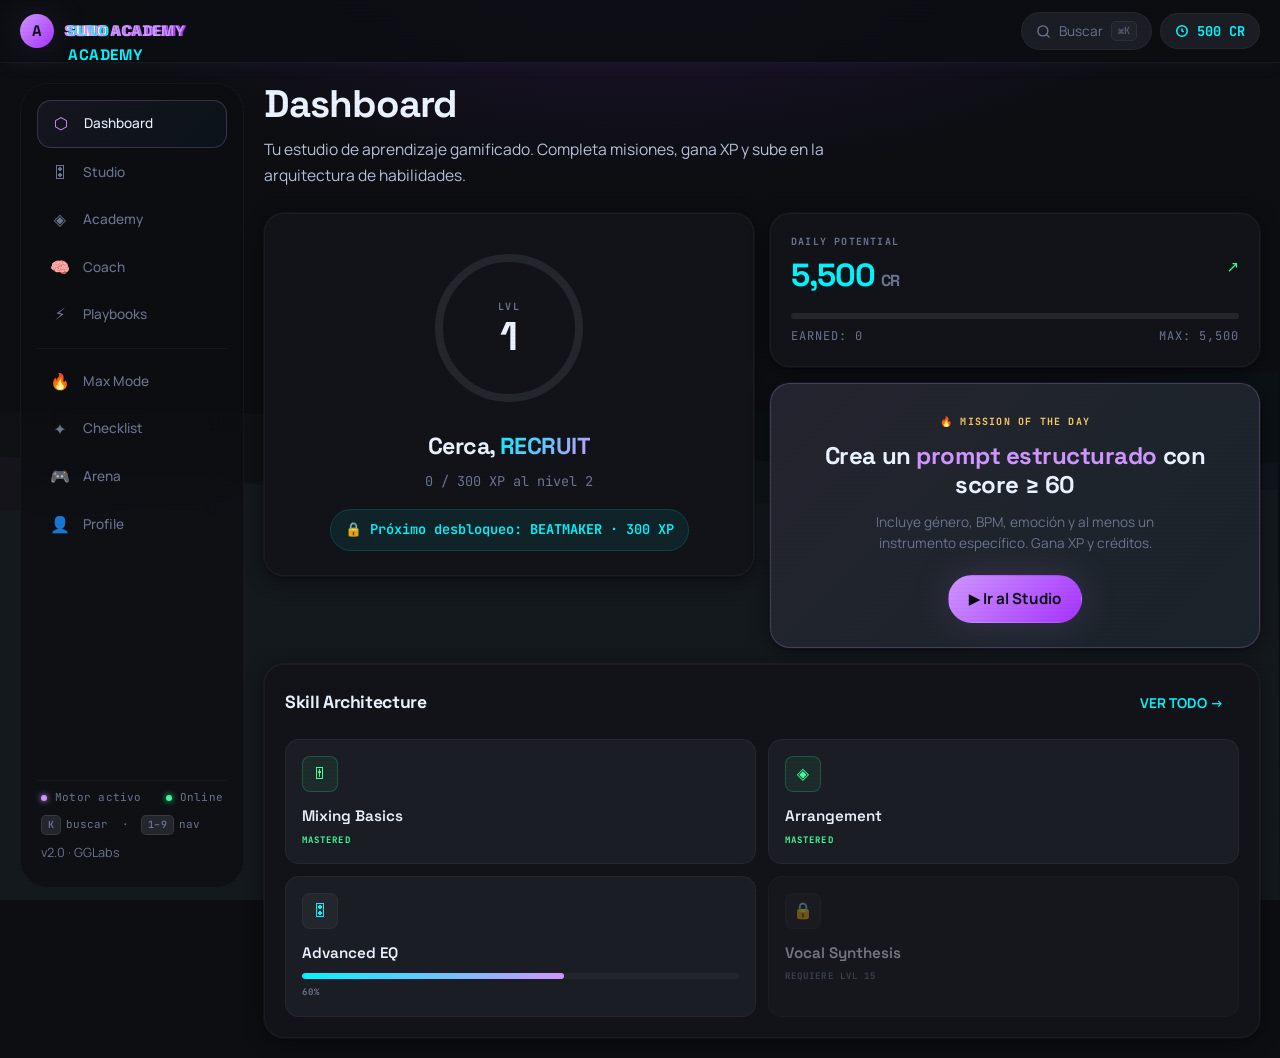
<file: index.html>
<!DOCTYPE html>
<html lang="es">
<head>
<meta charset="UTF-8" />
<meta name="viewport" content="width=device-width, initial-scale=1, viewport-fit=cover" />
<meta name="theme-color" content="#0c0e12" />
<meta name="description" content="SUNO ACADEMY — Aprende, domina y compite usando Suno AI. Motor de prompts, academia de videos con timestamps, coach de diagnóstico, playbooks, Max Mode y gamificación completa. GGLabs." />
<meta property="og:title" content="SUNO ACADEMY" />
<meta property="og:description" content="La academia definitiva para dominar Suno AI — motor de prompts, videos, coach de diagnóstico y gamificación." />
<meta property="og:type" content="website" />
<meta name="robots" content="index, follow" />
<title>SUNO ACADEMY · Kinetic Studio</title>

<link rel="manifest" href="manifest.webmanifest" />
<link rel="preconnect" href="https://fonts.googleapis.com" />
<link rel="preconnect" href="https://fonts.gstatic.com" crossorigin />
<link href="https://fonts.googleapis.com/css2?family=Space+Grotesk:wght@500;600;700&family=Manrope:wght@400;500;600;700&family=JetBrains+Mono:wght@400;500;700&display=swap" rel="stylesheet" />

<link rel="stylesheet" href="assets/css/tokens.css" />
<link rel="stylesheet" href="assets/css/base.css" />
<link rel="stylesheet" href="assets/css/layout.css" />
<link rel="stylesheet" href="assets/css/components.css" />
<link rel="stylesheet" href="assets/css/sections.css" />
</head>
<body>

<a href="#main" class="skip-link">Saltar al contenido</a>

<!-- Star field -->
<div id="stars" aria-hidden="true"></div>

<!-- Background canvas -->
<canvas id="bgc" aria-hidden="true"></canvas>

<!-- Topbar -->
<header class="topbar" role="banner">
  <div class="topbar-inner">
    <button class="menu-btn" id="menuBtn" aria-label="Abrir menú" aria-expanded="false" aria-controls="sidebar">
      <svg viewBox="0 0 24 24" width="22" height="22" fill="none" stroke="currentColor" stroke-width="2" stroke-linecap="round"><path d="M4 7h16M4 12h16M4 17h16"/></svg>
    </button>
    <a class="brand" href="#/dashboard" aria-label="SUNO ACADEMY — Inicio">
      <span class="brand-avatar" aria-hidden="true">A</span>
      <span class="brand-text glitch" data-t="SUNO ACADEMY">SUNO <span class="brand-name">ACADEMY</span></span>
    </a>
    <div class="topbar-right">
      <button class="search-btn" id="searchBtn" aria-label="Buscar (Ctrl+K)">
        <svg viewBox="0 0 24 24" width="15" height="15" fill="none" stroke="currentColor" stroke-width="2.2" stroke-linecap="round"><circle cx="11" cy="11" r="8"/><path d="m21 21-4.35-4.35"/></svg>
        <span class="search-btn-label">Buscar</span>
        <kbd class="search-kbd">⌘K</kbd>
      </button>
      <button class="credit-chip" id="creditChip" aria-label="Créditos disponibles" data-route="profile">
        <svg viewBox="0 0 16 16" width="14" height="14" fill="none" stroke="currentColor" stroke-width="1.8"><circle cx="8" cy="8" r="6"/><path d="M8 5v3l2 1"/></svg>
        <span id="creditValue">500</span> CR
      </button>
    </div>
  </div>
</header>

<!-- Shell: sidebar + main -->
<div class="shell">

  <aside class="sidebar" id="sidebar" aria-label="Navegación principal">
    <nav role="navigation">
      <a href="#/dashboard" class="nav-link" data-route="dashboard" aria-label="Dashboard (tecla 1)">
        <span class="nav-icon" aria-hidden="true">⬡</span>
        <span class="nav-label">Dashboard</span>
        <kbd class="nav-kbd">1</kbd>
      </a>
      <a href="#/studio" class="nav-link" data-route="studio" aria-label="Studio (tecla 2)">
        <span class="nav-icon" aria-hidden="true">🎛</span>
        <span class="nav-label">Studio</span>
        <kbd class="nav-kbd">2</kbd>
      </a>
      <a href="#/academy" class="nav-link" data-route="academy" aria-label="Academy (tecla 3)">
        <span class="nav-icon" aria-hidden="true">◈</span>
        <span class="nav-label">Academy</span>
        <kbd class="nav-kbd">3</kbd>
      </a>
      <a href="#/coach" class="nav-link" data-route="coach" aria-label="Coach (tecla 4)">
        <span class="nav-icon" aria-hidden="true">🧠</span>
        <span class="nav-label">Coach</span>
        <kbd class="nav-kbd">4</kbd>
      </a>
      <a href="#/playbooks" class="nav-link" data-route="playbooks" aria-label="Playbooks (tecla 5)">
        <span class="nav-icon" aria-hidden="true">⚡</span>
        <span class="nav-label">Playbooks</span>
        <kbd class="nav-kbd">5</kbd>
      </a>
      <div class="nav-sep" role="separator"></div>
      <a href="#/maxmode" class="nav-link" data-route="maxmode" aria-label="Max Mode (tecla 6)">
        <span class="nav-icon" aria-hidden="true">🔥</span>
        <span class="nav-label">Max Mode</span>
        <kbd class="nav-kbd">6</kbd>
      </a>
      <a href="#/checklist" class="nav-link" data-route="checklist" aria-label="Checklist (tecla 7)">
        <span class="nav-icon" aria-hidden="true">✦</span>
        <span class="nav-label">Checklist</span>
        <kbd class="nav-kbd">7</kbd>
      </a>
      <a href="#/arena" class="nav-link" data-route="arena" aria-label="Arena (tecla 8)">
        <span class="nav-icon" aria-hidden="true">🎮</span>
        <span class="nav-label">Arena</span>
        <kbd class="nav-kbd">8</kbd>
      </a>
      <a href="#/profile" class="nav-link" data-route="profile" aria-label="Profile (tecla 9)">
        <span class="nav-icon" aria-hidden="true">👤</span>
        <span class="nav-label">Profile</span>
        <kbd class="nav-kbd">9</kbd>
      </a>
    </nav>
    <div class="sidebar-footer">
      <div class="sys-status">
        <span class="sys-dot active"></span>
        <span>Motor activo</span>
        <span class="sys-dot online" style="margin-left:auto"></span>
        <span>Online</span>
      </div>
      <div class="sidebar-shortcuts">
        <kbd>K</kbd> buscar &nbsp;·&nbsp; <kbd>1–9</kbd> nav
      </div>
      <small class="muted">v2.0 · GGLabs</small>
    </div>
  </aside>

  <main id="main" class="main" role="main">

    <section class="view" id="view-dashboard" data-view="dashboard" hidden>
      <div class="loading-placeholder">
        <div class="skel-row">
          <div class="skel-block" style="height:36px;width:200px"></div>
        </div>
        <div class="skel-row" style="margin-top:8px">
          <div class="skel-block" style="height:18px;width:320px"></div>
        </div>
        <div class="skel-grid" style="margin-top:32px">
          <div class="skel-block" style="height:220px"></div>
          <div class="skel-block" style="height:220px"></div>
          <div class="skel-block" style="height:180px;grid-column:span 2"></div>
        </div>
      </div>
    </section>

    <section class="view" id="view-studio" data-view="studio" hidden>
      <div class="loading-placeholder">
        <div class="ring-ph"></div>
        <p class="muted">Inicializando Synthesis Engine…</p>
      </div>
    </section>

    <section class="view" id="view-academy" data-view="academy" hidden>
      <div class="loading-placeholder">
        <div class="skel-row">
          <div class="skel-block" style="height:36px;width:200px"></div>
        </div>
        <div class="skel-grid-3" style="margin-top:32px">
          <div class="skel-block" style="height:240px"></div>
          <div class="skel-block" style="height:240px"></div>
          <div class="skel-block" style="height:240px"></div>
        </div>
      </div>
    </section>

    <section class="view" id="view-coach" data-view="coach" hidden>
      <div class="loading-placeholder">
        <div class="ring-ph"></div>
        <p class="muted">Preparando diagnóstico…</p>
      </div>
    </section>

    <section class="view" id="view-playbooks" data-view="playbooks" hidden>
      <div class="loading-placeholder">
        <div class="ring-ph"></div>
        <p class="muted">Cargando playbooks…</p>
      </div>
    </section>

    <section class="view" id="view-maxmode" data-view="maxmode" hidden>
      <div class="loading-placeholder">
        <div class="ring-ph"></div>
        <p class="muted">Cargando Max Mode…</p>
      </div>
    </section>

    <section class="view" id="view-checklist" data-view="checklist" hidden>
      <div class="loading-placeholder">
        <div class="ring-ph"></div>
        <p class="muted">Cargando checklist…</p>
      </div>
    </section>

    <section class="view" id="view-arena" data-view="arena" hidden>
      <div class="loading-placeholder">
        <div class="ring-ph"></div>
        <p class="muted">Entrando al arena…</p>
      </div>
    </section>

    <section class="view" id="view-profile" data-view="profile" hidden>
      <div class="loading-placeholder">
        <div class="ring-ph"></div>
        <p class="muted">Cargando identidad creativa…</p>
      </div>
    </section>

  </main>

</div>

<!-- Bottom Nav (mobile) -->
<nav class="bottom-nav" aria-label="Navegación móvil">
  <a href="#/dashboard" class="bn-link" data-route="dashboard">
    <span class="bn-icon" aria-hidden="true">⬡</span>
    <span class="bn-label">Home</span>
  </a>
  <a href="#/studio" class="bn-link" data-route="studio">
    <span class="bn-icon" aria-hidden="true">🎛</span>
    <span class="bn-label">Studio</span>
  </a>
  <a href="#/academy" class="bn-link" data-route="academy">
    <span class="bn-icon" aria-hidden="true">◈</span>
    <span class="bn-label">Academy</span>
  </a>
  <a href="#/arena" class="bn-link" data-route="arena">
    <span class="bn-icon" aria-hidden="true">🎮</span>
    <span class="bn-label">Arena</span>
  </a>
  <a href="#/profile" class="bn-link" data-route="profile">
    <span class="bn-icon" aria-hidden="true">👤</span>
    <span class="bn-label">Perfil</span>
  </a>
</nav>

<!-- Toast notifications -->
<div class="toast-stack" id="toastStack" aria-live="polite" aria-atomic="false"></div>

<!-- Command palette / Search overlay -->
<div class="search-overlay" id="searchOverlay" role="dialog" aria-modal="true" aria-label="Búsqueda" hidden>
  <div class="search-backdrop" id="searchBackdrop"></div>
  <div class="search-panel" role="document">
    <div class="search-input-wrap">
      <svg class="search-icon-sm" viewBox="0 0 24 24" width="18" height="18" fill="none" stroke="currentColor" stroke-width="2" stroke-linecap="round"><circle cx="11" cy="11" r="8"/><path d="m21 21-4.35-4.35"/></svg>
      <input
        id="searchInput"
        type="search"
        class="search-input"
        placeholder="Buscar vistas, lecciones, playbooks…"
        autocomplete="off"
        spellcheck="false"
        aria-controls="searchResults"
        aria-autocomplete="list"
      />
      <kbd class="search-esc-kbd">ESC</kbd>
    </div>
    <ul class="search-results" id="searchResults" role="listbox" aria-label="Resultados"></ul>
    <div class="search-footer">
      <span><kbd>↑↓</kbd> navegar</span>
      <span><kbd>↩</kbd> abrir</span>
      <span><kbd>Esc</kbd> cerrar</span>
    </div>
  </div>
</div>

<script type="module" src="assets/js/app.js"></script>
</body>
</html>
</file>
<file: assets/css/tokens.css>
/* ============================================================
   SUNO ACADEMY · Design Tokens
   Sistema "Kinetic Studio" — obsidiana + neón
   ============================================================ */

:root {
  /* ── Base surfaces (obsidiana) ──────────────────────────── */
  --bg:             #0c0e12;
  --surface:        #0c0e12;
  --surface-low:    #111318;
  --surface-mid:    #1a1d23;
  --surface-high:   #23262c;
  --surface-bright: #2a2d33;

  /* ── Acentos neón ──────────────────────────────────────── */
  --primary:        #cf96ff;
  --primary-dim:    #a533ff;
  --primary-glow:   rgba(207, 150, 255, 0.18);
  --secondary:      #00f4fe;
  --secondary-glow: rgba(0, 244, 254, 0.14);
  --tertiary:       #f3ffca;
  --warn:           #f7ca65;
  --danger:         #ff6d83;
  --success:        #3cff99;

  /* ── Texto ──────────────────────────────────────────────── */
  --text:           #eaf2ff;
  --text-2:         #b7c2da;
  --text-3:         #6b7590;

  /* ── Bordes ─────────────────────────────────────────────── */
  --border-subtle:  rgba(255, 255, 255, 0.045);
  --border-default: rgba(255, 255, 255, 0.085);
  --border-accent:  rgba(207, 150, 255, 0.22);
  --border-focus:   rgba(0, 244, 254, 0.6);
  --outline-ghost:  rgba(70, 72, 77, 0.20);

  /* ── Gradientes ─────────────────────────────────────────── */
  --grad-primary:   linear-gradient(135deg, #cf96ff 0%, #a533ff 100%);
  --grad-cool:      linear-gradient(135deg, #00f4fe 0%, #cf96ff 100%);
  --grad-warm:      linear-gradient(135deg, #f3ffca 0%, #f7ca65 100%);
  --grad-danger:    linear-gradient(90deg, #ff6d83, #f7ca65, #3cff99);
  --grad-subtle:    linear-gradient(135deg, rgba(207,150,255,0.06) 0%, rgba(0,244,254,0.03) 100%);
  --grad-hero:      radial-gradient(ellipse 80% 50% at 50% -10%, rgba(147, 51, 234, 0.18) 0%, transparent 60%);

  /* ── Ambient glows ─────────────────────────────────────── */
  --glow-primary:   0 0 40px rgba(207, 150, 255, 0.16);
  --glow-secondary: 0 0 40px rgba(0, 244, 254, 0.12);
  --glow-tertiary:  0 0 40px rgba(243, 255, 202, 0.14);
  --glow-card:      0 8px 40px rgba(0, 0, 0, 0.35);

  /* ── Sombras ────────────────────────────────────────────── */
  --shadow-xs:      0 1px 2px rgba(0,0,0,0.7);
  --shadow-sm:      0 2px 8px rgba(0,0,0,0.5), 0 1px 2px rgba(0,0,0,0.6);
  --shadow-md:      0 4px 20px rgba(0,0,0,0.45), 0 1px 3px rgba(0,0,0,0.55);
  --shadow-card:    0 0 0 1px var(--border-subtle), var(--shadow-md);
  --shadow-lift:    0 0 0 1px var(--border-accent), 0 8px 32px rgba(0,0,0,0.55), 0 0 48px rgba(207,150,255,0.08);
  --shadow-glow-primary:   0 0 40px rgba(207, 150, 255, 0.20);
  --shadow-glow-secondary: 0 0 40px rgba(0, 244, 254, 0.15);

  /* ── Glass ──────────────────────────────────────────────── */
  --glass-bg:       rgba(42, 45, 51, 0.40);
  --glass-blur:     blur(20px);
  --glass-border:   1px solid rgba(255, 255, 255, 0.07);

  /* ── Radii ──────────────────────────────────────────────── */
  --r-xs:   4px;
  --r-sm:   8px;
  --r-md:  14px;
  --r-lg:  20px;
  --r-xl:  28px;
  --r-2xl: 32px;
  --r-full: 999px;

  /* ── Espaciados (escala 4px) ────────────────────────────── */
  --sp-1:   4px;
  --sp-2:   8px;
  --sp-3:  12px;
  --sp-4:  16px;
  --sp-5:  20px;
  --sp-6:  24px;
  --sp-7:  28px;
  --sp-8:  32px;
  --sp-10: 40px;
  --sp-12: 48px;
  --sp-14: 56px;
  --sp-16: 64px;
  --sp-20: 80px;

  /* ── Tipografía ─────────────────────────────────────────── */
  --font-display: 'Space Grotesk', ui-sans-serif, system-ui, sans-serif;
  --font-body:    'Manrope', ui-sans-serif, system-ui, sans-serif;
  --font-mono:    'JetBrains Mono', ui-monospace, SFMono-Regular, Menlo, monospace;

  /* ── Escala tipográfica ─────────────────────────────────── */
  --tx-display-lg: clamp(2.2rem, 5vw, 3.4rem);
  --tx-display-md: clamp(1.7rem, 3.5vw, 2.4rem);
  --tx-headline:   clamp(1.25rem, 2.2vw, 1.65rem);
  --tx-title:      1.05rem;
  --tx-body:       0.95rem;
  --tx-small:      0.85rem;
  --tx-xs:         0.75rem;
  --tx-caption:    0.6875rem;

  /* ── Z-index ────────────────────────────────────────────── */
  --z-topbar:  50;
  --z-nav:     45;
  --z-toast:   90;
  --z-modal:  100;
  --z-overlay: 110;

  /* ── Transiciones ───────────────────────────────────────── */
  --ease-out:    cubic-bezier(0.2, 0.7, 0.2, 1);
  --ease-in:     cubic-bezier(0.8, 0.1, 0.95, 0.3);
  --ease-spring: cubic-bezier(0.34, 1.56, 0.64, 1);
  --dur-fast:    0.16s;
  --dur-med:     0.28s;
  --dur-slow:    0.5s;
  --dur-xslow:   0.7s;
}

/* Accesibilidad: reduce motion */
@media (prefers-reduced-motion: reduce) {
  :root {
    --dur-fast:  0.01s;
    --dur-med:   0.01s;
    --dur-slow:  0.01s;
    --dur-xslow: 0.01s;
    --ease-spring: linear;
  }
}
</file>
<file: assets/css/base.css>
/* ============================================================
   SUNO ACADEMY · Base styles
   Reset, tipografía, fondos, scrollbar, utilidades
   ============================================================ */

*, *::before, *::after { box-sizing: border-box; }

html, body { margin: 0; padding: 0; }

html {
  scroll-behavior: smooth;
  -webkit-text-size-adjust: 100%;
  text-size-adjust: 100%;
}

body {
  font-family: var(--font-body);
  font-size: var(--tx-body);
  line-height: 1.6;
  color: var(--text);
  background: var(--bg);
  min-height: 100dvh;
  overflow-x: hidden;
  -webkit-font-smoothing: antialiased;
  -moz-osx-font-smoothing: grayscale;
  background-image: var(--grad-hero);
  background-attachment: fixed;
}

/* Background canvas */
#bgc {
  position: fixed;
  inset: 0;
  z-index: 0;
  pointer-events: none;
  opacity: 0.7;
}

/* Skip link (accesibilidad) */
.skip-link {
  position: absolute;
  top: -100px;
  left: var(--sp-4);
  z-index: 200;
  padding: var(--sp-3) var(--sp-5);
  background: var(--secondary);
  color: #0c0e12;
  font-weight: 700;
  border-radius: var(--r-md);
  transition: top var(--dur-fast);
}
.skip-link:focus { top: var(--sp-4); }

/* Tipografía */
h1, h2, h3, h4 {
  font-family: var(--font-display);
  font-weight: 700;
  letter-spacing: -0.025em;
  margin: 0 0 var(--sp-3);
  color: var(--text);
  line-height: 1.1;
}

h1 { font-size: var(--tx-display-md); }
h2 { font-size: var(--tx-headline); }
h3 { font-size: var(--tx-title); }
h4 { font-size: var(--tx-body); font-weight: 600; }

p { margin: 0 0 var(--sp-3); color: var(--text-2); }

a {
  color: var(--primary);
  text-decoration: none;
  transition: color var(--dur-fast) var(--ease-out);
}
a:hover { color: var(--secondary); }

button {
  font-family: inherit;
  font-size: inherit;
  color: inherit;
  background: none;
  border: none;
  cursor: pointer;
  padding: 0;
}

/* Focus visible — ring cian consistente */
:focus-visible {
  outline: 2px solid var(--border-focus);
  outline-offset: 3px;
  border-radius: var(--r-sm);
}

img, svg { display: block; max-width: 100%; }

/* ── Scrollbar premium ──────────────────────────────────────── */
* {
  scrollbar-width: thin;
  scrollbar-color: var(--surface-high) transparent;
}
*::-webkit-scrollbar { width: 6px; height: 6px; }
*::-webkit-scrollbar-track { background: transparent; }
*::-webkit-scrollbar-thumb {
  background: var(--surface-high);
  border-radius: var(--r-full);
}
*::-webkit-scrollbar-thumb:hover { background: var(--surface-bright); }

/* Selección */
::selection {
  background: var(--primary-dim);
  color: var(--text);
}

/* ── Helpers / utilidades ──────────────────────────────────── */
.muted      { color: var(--text-3); }
.mono       { font-family: var(--font-mono); }
.grad-text  {
  background: var(--grad-cool);
  -webkit-background-clip: text;
          background-clip: text;
  -webkit-text-fill-color: transparent;
  color: transparent;
}
.truncate   { overflow: hidden; text-overflow: ellipsis; white-space: nowrap; }
.sr-only    { position: absolute; width: 1px; height: 1px; padding: 0; margin: -1px; overflow: hidden; clip: rect(0,0,0,0); border: 0; }
[hidden]    { display: none !important; }

/* ── kbd element ────────────────────────────────────────────── */
kbd {
  display: inline-flex;
  align-items: center;
  justify-content: center;
  padding: 2px 6px;
  border-radius: 5px;
  background: var(--surface-high);
  border: 1px solid var(--border-default);
  color: var(--text-3);
  font-family: var(--font-mono);
  font-size: 10px;
  font-weight: 600;
  line-height: 1.4;
  letter-spacing: 0.02em;
  min-width: 20px;
  text-align: center;
}

/* ── Loading placeholder ───────────────────────────────────── */
.loading-placeholder {
  display: flex;
  flex-direction: column;
  align-items: flex-start;
  justify-content: flex-start;
  padding: var(--sp-6) 0;
  width: 100%;
}

.ring-ph {
  width: 40px;
  height: 40px;
  border-radius: 50%;
  border: 2px solid var(--surface-high);
  border-top-color: var(--primary);
  animation: ringSpin 0.8s linear infinite;
  margin: 0 auto var(--sp-4);
}

@keyframes ringSpin { to { transform: rotate(360deg); } }

/* ── Skeleton loading ──────────────────────────────────────── */
@keyframes skelShimmer {
  0%   { background-position: -200% center; }
  100% { background-position: 200% center; }
}

.skel-block {
  border-radius: var(--r-md);
  background: linear-gradient(
    90deg,
    var(--surface-mid) 0%,
    var(--surface-high) 40%,
    var(--surface-mid) 80%
  );
  background-size: 200% 100%;
  animation: skelShimmer 1.6s ease-in-out infinite;
  width: 100%;
}

.skel-row {
  width: 100%;
  display: flex;
  gap: var(--sp-3);
  margin-bottom: var(--sp-2);
}

.skel-grid {
  display: grid;
  grid-template-columns: 1fr 1fr;
  gap: var(--sp-4);
  width: 100%;
}

.skel-grid-3 {
  display: grid;
  grid-template-columns: repeat(3, 1fr);
  gap: var(--sp-4);
  width: 100%;
}

@media (max-width: 640px) {
  .skel-grid, .skel-grid-3 { grid-template-columns: 1fr; }
}

/* ── Mono block ─────────────────────────────────────────────── */
.mono-block {
  font-family: var(--font-mono);
  font-size: 12.5px;
  line-height: 1.65;
  background: var(--surface);
  color: var(--tertiary);
  padding: var(--sp-4);
  border-radius: var(--r-md);
  border: 1px solid var(--border-subtle);
  white-space: pre-wrap;
  word-break: break-word;
  min-height: 60px;
}

/* ── Scanlines overlay ──────────────────────────────────────── */
body::after {
  content: '';
  position: fixed;
  inset: 0;
  background: repeating-linear-gradient(
    0deg,
    transparent,
    transparent 3px,
    rgba(0, 0, 0, 0.025) 3px,
    rgba(0, 0, 0, 0.025) 4px
  );
  pointer-events: none;
  z-index: 9997;
}

/* ── Star field ─────────────────────────────────────────────── */
#stars {
  position: fixed;
  inset: 0;
  z-index: 1;
  pointer-events: none;
  overflow: hidden;
}

.star {
  position: absolute;
  border-radius: 50%;
  background: #fff;
  animation: twinkle var(--tw-dur, 3s) var(--tw-delay, 0s) ease-in-out infinite alternate;
  opacity: 0;
}

@keyframes twinkle {
  0%   { opacity: 0;    transform: scale(0.7); }
  100% { opacity: 0.85; transform: scale(1.3); }
}

/* ── Glitch text effect ─────────────────────────────────────── */
.glitch {
  position: relative;
  display: inline-block;
}

.glitch::before,
.glitch::after {
  content: attr(data-t);
  position: absolute;
  inset: 0;
  pointer-events: none;
  font: inherit;
  font-weight: inherit;
  letter-spacing: inherit;
  text-transform: inherit;
  background: inherit;
  -webkit-background-clip: inherit;
  background-clip: inherit;
  -webkit-text-fill-color: inherit;
}

.glitch::before {
  color: var(--secondary);
  -webkit-text-fill-color: var(--secondary);
  background: none;
  animation: g1 6s ease-in-out infinite;
  left: 2px;
}

.glitch::after {
  color: var(--primary);
  -webkit-text-fill-color: var(--primary);
  background: none;
  animation: g2 6s ease-in-out infinite;
  left: -2px;
}

@keyframes g1 {
  0%, 88%  { clip-path: none; opacity: 0; transform: translateX(0); }
  89%, 91% { clip-path: inset(20% 0 68% 0); opacity: 0.9; transform: translateX(3px); }
  92%, 94% { clip-path: inset(60% 0 10% 0); opacity: 0.8; transform: translateX(-3px); }
  95%, 100%{ clip-path: none; opacity: 0; transform: translateX(0); }
}

@keyframes g2 {
  0%, 90%  { clip-path: none; opacity: 0; transform: translateX(0); }
  91%, 93% { clip-path: inset(42% 0 38% 0); opacity: 0.75; transform: translateX(-2px); }
  94%, 96% { clip-path: inset(8% 0 78% 0); opacity: 0.7; transform: translateX(2px); }
  97%, 100%{ clip-path: none; opacity: 0; transform: translateX(0); }
}

/* ── Float animation ────────────────────────────────────────── */
@keyframes float {
  0%, 100% { transform: translateY(0); }
  50%      { transform: translateY(-7px); }
}
.float { animation: float 4s ease-in-out infinite; }

/* ── Flicker animation ──────────────────────────────────────── */
@keyframes flicker {
  0%, 93%, 100% { opacity: 1; }
  94%, 96%      { opacity: 0.82; }
  95%, 97%      { opacity: 0.96; }
}
.flicker { animation: flicker 9s ease-in-out infinite; }

/* ── Rotating conic-gradient border ────────────────────────── */
@property --rot-a {
  syntax: '<angle>';
  initial-value: 0deg;
  inherits: false;
}

.rot-border {
  background:
    linear-gradient(var(--surface-low), var(--surface-low)) padding-box,
    conic-gradient(from var(--rot-a), var(--primary), var(--secondary), var(--tertiary), var(--primary)) border-box;
  border: 2px solid transparent;
  animation: rotBorder 4s linear infinite;
}

@keyframes rotBorder { to { --rot-a: 360deg; } }

/* ── Cyber card (.cc) — glass + top gradient highlight ─────── */
.cc {
  background: var(--glass-bg);
  backdrop-filter: var(--glass-blur);
  -webkit-backdrop-filter: var(--glass-blur);
  border-radius: var(--r-lg);
  border: 1px solid var(--border-subtle);
  position: relative;
  overflow: hidden;
  transition: transform var(--dur-fast) var(--ease-out),
              box-shadow var(--dur-fast) var(--ease-out),
              border-color var(--dur-fast) var(--ease-out);
}

.cc::before {
  content: '';
  position: absolute;
  top: 0;
  left: 10%;
  right: 10%;
  height: 1px;
  background: linear-gradient(90deg, transparent, var(--primary), transparent);
  opacity: 0.55;
  pointer-events: none;
}

.cc:hover {
  transform: translateY(-2px);
  border-color: var(--border-accent);
  box-shadow: var(--shadow-lift);
}

/* ── 3D tilt cards ──────────────────────────────────────────── */
.t3d {
  transform-style: preserve-3d;
  will-change: transform;
}

/* EOF */
</file>
<file: assets/css/layout.css>
/* ============================================================
   SUNO ACADEMY · Layout
   Shell: topbar, sidebar, main, bottom-nav
   ============================================================ */

/* ── Topbar ──────────────────────────────────────────────── */
.topbar {
  position: sticky;
  top: 0;
  z-index: var(--z-topbar);
  background: rgba(12, 14, 18, 0.82);
  backdrop-filter: var(--glass-blur);
  -webkit-backdrop-filter: var(--glass-blur);
  border-bottom: 1px solid rgba(207, 150, 255, 0.07);
  box-shadow: 0 0 20px rgba(207, 150, 255, 0.06);
}

.topbar-inner {
  max-width: 1440px;
  margin: 0 auto;
  padding: var(--sp-3) var(--sp-5);
  display: flex;
  align-items: center;
  gap: var(--sp-4);
}

.menu-btn {
  display: none;
  width: 38px;
  height: 38px;
  align-items: center;
  justify-content: center;
  border-radius: var(--r-md);
  border: 1px solid var(--border-subtle);
  background: var(--surface-mid);
  color: var(--text-2);
  transition: all var(--dur-fast) var(--ease-out);
  flex-shrink: 0;
}
.menu-btn:hover {
  color: var(--text);
  background: var(--surface-high);
  border-color: var(--border-default);
}

.brand {
  display: flex;
  align-items: center;
  gap: var(--sp-3);
  font-family: var(--font-display);
  font-weight: 700;
  letter-spacing: 0.04em;
  font-size: 0.95rem;
  color: var(--text);
  text-transform: uppercase;
  text-decoration: none;
  transition: opacity var(--dur-fast) var(--ease-out);
}
.brand:hover { opacity: 0.85; color: var(--text); }

.brand-avatar {
  width: 34px;
  height: 34px;
  border-radius: 50%;
  background: var(--grad-primary);
  display: flex;
  align-items: center;
  justify-content: center;
  font-family: var(--font-display);
  font-weight: 700;
  color: #0c0e12;
  font-size: 0.95rem;
  box-shadow: var(--glow-primary);
  flex-shrink: 0;
}
.brand-text { color: var(--text); }
.brand-accent { color: var(--primary); }

.topbar-right {
  margin-left: auto;
  display: flex;
  align-items: center;
  gap: var(--sp-2);
}

.credit-chip {
  display: inline-flex;
  align-items: center;
  gap: var(--sp-2);
  padding: 8px 14px;
  border-radius: var(--r-full);
  background: var(--surface-mid);
  border: 1px solid var(--border-subtle);
  color: var(--secondary);
  font-family: var(--font-mono);
  font-weight: 700;
  font-size: var(--tx-small);
  cursor: pointer;
  transition: all var(--dur-fast) var(--ease-out);
}
.credit-chip:hover {
  background: var(--surface-high);
  border-color: rgba(0, 244, 254, 0.22);
  box-shadow: var(--glow-secondary);
}

/* ── Shell ───────────────────────────────────────────────── */
.shell {
  max-width: 1440px;
  margin: 0 auto;
  display: grid;
  grid-template-columns: 224px 1fr;
  gap: var(--sp-5);
  padding: var(--sp-5);
  position: relative;
  z-index: 2;
}

/* ── Sidebar ─────────────────────────────────────────────── */
.sidebar {
  position: sticky;
  top: 65px;
  height: calc(100dvh - 95px);
  background: rgba(12, 14, 18, 0.75);
  backdrop-filter: var(--glass-blur);
  -webkit-backdrop-filter: var(--glass-blur);
  border: 1px solid rgba(207, 150, 255, 0.05);
  border-radius: var(--r-xl);
  padding: var(--sp-4);
  display: flex;
  flex-direction: column;
  gap: var(--sp-3);
  overflow: hidden;
}

.sidebar nav {
  display: flex;
  flex-direction: column;
  gap: 2px;
  flex: 1;
  overflow-y: auto;
  scrollbar-width: none;
}
.sidebar nav::-webkit-scrollbar { display: none; }

.nav-link {
  display: flex;
  align-items: center;
  gap: var(--sp-3);
  padding: 10px 12px;
  border-radius: var(--r-md);
  color: var(--text-3);
  font-weight: 500;
  font-size: var(--tx-small);
  text-decoration: none;
  transition: all var(--dur-fast) var(--ease-out);
  position: relative;
  overflow: hidden;
}
.nav-link:hover {
  background: var(--surface-mid);
  color: var(--text-2);
}
.nav-link.active {
  background: var(--grad-subtle);
  color: var(--text);
  border: 1px solid var(--border-accent);
}
.nav-link.active .nav-icon { color: var(--primary); }

.nav-label { flex: 1; }

.nav-icon {
  width: 22px;
  display: inline-flex;
  align-items: center;
  justify-content: center;
  font-size: 1rem;
  color: var(--text-3);
  transition: color var(--dur-fast) var(--ease-out);
  flex-shrink: 0;
}

.nav-kbd {
  opacity: 0;
  transition: opacity var(--dur-fast);
  font-size: 9px;
  padding: 1px 5px;
}
.nav-link:hover .nav-kbd { opacity: 1; }

.nav-sep {
  height: 1px;
  margin: var(--sp-2) 0;
  background: var(--border-subtle);
}

.sidebar-footer {
  padding: var(--sp-2) var(--sp-1);
  display: flex;
  flex-direction: column;
  gap: var(--sp-2);
  border-top: 1px solid var(--border-subtle);
}

.sidebar-shortcuts {
  display: flex;
  align-items: center;
  gap: 5px;
  font-size: var(--tx-caption);
  color: var(--text-3);
  font-family: var(--font-mono);
  flex-wrap: wrap;
}

/* ── Main ────────────────────────────────────────────────── */
.main {
  min-height: calc(100dvh - 80px);
}

/* ── View transitions ────────────────────────────────────── */
.view {
  display: block;
  animation: viewEnter var(--dur-med) var(--ease-out) both;
}
.view[hidden] { display: none !important; }

@keyframes viewEnter {
  from { opacity: 0; transform: translateY(8px); }
  to   { opacity: 1; transform: translateY(0); }
}

/* ── Bottom Nav (mobile) ─────────────────────────────────── */
.bottom-nav {
  display: none;
  position: fixed;
  left: 0;
  right: 0;
  bottom: 0;
  z-index: var(--z-nav);
  background: rgba(12, 14, 18, 0.90);
  backdrop-filter: var(--glass-blur);
  -webkit-backdrop-filter: var(--glass-blur);
  border-top: 1px solid var(--border-subtle);
  padding: var(--sp-1) var(--sp-2) calc(var(--sp-1) + env(safe-area-inset-bottom));
  justify-content: space-around;
  gap: var(--sp-1);
}

.bn-link {
  flex: 1;
  display: flex;
  flex-direction: column;
  align-items: center;
  gap: 3px;
  padding: var(--sp-2) 4px;
  color: var(--text-3);
  border-radius: var(--r-md);
  text-decoration: none;
  transition: all var(--dur-fast) var(--ease-out);
  min-width: 0;
}
.bn-link:hover { color: var(--text-2); }
.bn-link.active { color: var(--secondary); }
.bn-link.active .bn-icon {
  filter: drop-shadow(0 0 8px rgba(0, 244, 254, 0.6));
}

.bn-icon { font-size: 1.15rem; }
.bn-label {
  font-family: var(--font-mono);
  font-size: 9px;
  font-weight: 700;
  letter-spacing: 0.08em;
  text-transform: uppercase;
}

/* ── Responsive ──────────────────────────────────────────── */
@media (max-width: 1024px) {
  .shell {
    grid-template-columns: 200px 1fr;
    gap: var(--sp-4);
  }
}

@media (max-width: 860px) {
  .menu-btn { display: inline-flex; }
  .shell {
    grid-template-columns: 1fr;
    padding: var(--sp-3);
    padding-bottom: calc(var(--sp-12) + 68px);
  }
  .sidebar {
    position: fixed;
    left: var(--sp-3);
    top: 68px;
    bottom: 80px;
    width: 260px;
    height: auto;
    z-index: var(--z-modal);
    display: none;
    border-radius: var(--r-xl);
    box-shadow: var(--shadow-md), 4px 0 40px rgba(0,0,0,0.4);
    animation: sidebarSlide var(--dur-med) var(--ease-out);
  }
  .sidebar.open { display: flex; }
  .bottom-nav { display: flex; }
  .topbar-inner { padding: var(--sp-2) var(--sp-4); }
  .brand-text { display: none; }
  .brand-accent { display: none; }
}

@keyframes sidebarSlide {
  from { opacity: 0; transform: translateX(-12px); }
  to   { opacity: 1; transform: translateX(0); }
}

@media (max-width: 480px) {
  .credit-chip { padding: 7px 10px; font-size: var(--tx-xs); }
  .topbar-inner { gap: var(--sp-2); }
}

/* ── System status (sidebar footer) ─────────────────────────── */
.sys-status {
  display: flex;
  align-items: center;
  gap: var(--sp-2);
  font-size: var(--tx-caption);
  color: var(--text-3);
  font-family: var(--font-mono);
  letter-spacing: 0.02em;
}

.sys-dot {
  width: 6px;
  height: 6px;
  border-radius: 50%;
  flex-shrink: 0;
}

.sys-dot.online {
  background: var(--success);
  box-shadow: 0 0 6px var(--success);
  animation: sysPulse 2s ease-in-out infinite;
}

.sys-dot.active {
  background: var(--primary);
  box-shadow: 0 0 6px var(--primary);
  animation: sysPulse 2s ease-in-out infinite 0.6s;
}

@keyframes sysPulse {
  0%, 100% { opacity: 1;    transform: scale(1);    }
  50%      { opacity: 0.35; transform: scale(0.85); }
}

/* ── Brand gradient text ─────────────────────────────────────── */
.brand-name {
  background: var(--grad-primary);
  -webkit-background-clip: text;
  background-clip: text;
  -webkit-text-fill-color: transparent;
  position: relative;
}

/* EOF */
</file>
<file: assets/css/components.css>
/* ============================================================
   SUNO ACADEMY · Components
   Cards, buttons, chips, bars, toasts, ring, search overlay
   ============================================================ */

/* ── Cards ───────────────────────────────────────────────── */
.card {
  background: var(--surface-low);
  border-radius: var(--r-lg);
  padding: var(--sp-5);
  position: relative;
  border: 1px solid var(--border-subtle);
  box-shadow: var(--shadow-card);
  transition: transform var(--dur-fast) var(--ease-out),
              box-shadow var(--dur-fast) var(--ease-out),
              border-color var(--dur-fast) var(--ease-out);
}
.card:hover {
  transform: translateY(-2px);
  box-shadow: var(--shadow-lift);
  border-color: var(--border-accent);
}

.card.elevated {
  background: var(--surface-mid);
  border-color: var(--border-default);
}

.card.glass {
  background: var(--glass-bg);
  backdrop-filter: var(--glass-blur);
  -webkit-backdrop-filter: var(--glass-blur);
  border: var(--glass-border);
}

.card.no-hover:hover {
  transform: none;
  box-shadow: var(--shadow-card);
  border-color: var(--border-subtle);
}

.card-title {
  font-family: var(--font-display);
  font-weight: 700;
  font-size: 1.1rem;
  margin-bottom: var(--sp-2);
  letter-spacing: -0.02em;
}
.card-sub {
  color: var(--text-3);
  font-size: var(--tx-small);
  margin-bottom: var(--sp-4);
}

/* ── Eyebrow label ───────────────────────────────────────── */
.eyebrow {
  display: inline-flex;
  align-items: center;
  gap: var(--sp-2);
  padding: 5px 11px;
  border-radius: var(--r-full);
  background: rgba(207, 150, 255, 0.10);
  border: 1px solid rgba(207, 150, 255, 0.15);
  color: var(--primary);
  font-family: var(--font-mono);
  font-weight: 700;
  font-size: 10px;
  letter-spacing: 0.12em;
  text-transform: uppercase;
}
.eyebrow.teal {
  background: rgba(0, 244, 254, 0.10);
  border-color: rgba(0, 244, 254, 0.15);
  color: var(--secondary);
}
.eyebrow.gold {
  background: rgba(247, 202, 101, 0.10);
  border-color: rgba(247, 202, 101, 0.15);
  color: var(--warn);
}
.eyebrow.green {
  background: rgba(60, 255, 153, 0.10);
  border-color: rgba(60, 255, 153, 0.15);
  color: var(--success);
}

/* ── Botones ─────────────────────────────────────────────── */
.btn {
  display: inline-flex;
  align-items: center;
  justify-content: center;
  gap: var(--sp-2);
  padding: 11px 20px;
  border-radius: var(--r-full);
  font-family: var(--font-body);
  font-weight: 700;
  font-size: var(--tx-body);
  cursor: pointer;
  transition: all var(--dur-fast) var(--ease-out);
  white-space: nowrap;
  position: relative;
  border: 1px solid transparent;
  user-select: none;
}

/* Primary */
.btn-primary {
  background: var(--grad-primary);
  color: #0c0e12;
  box-shadow: var(--glow-primary);
}
.btn-primary:hover {
  transform: translateY(-1px) scale(1.01);
  box-shadow: 0 0 50px rgba(207, 150, 255, 0.32);
}
.btn-primary:active {
  transform: translateY(0) scale(0.99);
  box-shadow: var(--glow-primary);
}

/* Secondary */
.btn-secondary {
  background: rgba(0, 244, 254, 0.10);
  border-color: rgba(0, 244, 254, 0.18);
  color: var(--secondary);
  border-radius: var(--r-md);
}
.btn-secondary:hover {
  background: rgba(0, 244, 254, 0.16);
  border-color: rgba(0, 244, 254, 0.28);
  transform: translateY(-1px);
}
.btn-secondary:active { transform: translateY(0); }

/* Ghost */
.btn-ghost {
  background: var(--surface-mid);
  border-color: var(--border-default);
  color: var(--text);
}
.btn-ghost:hover {
  background: var(--surface-high);
  border-color: var(--border-default);
  transform: translateY(-1px);
}
.btn-ghost:active { transform: translateY(0); }

/* Tertiary */
.btn-tertiary {
  background: transparent;
  color: var(--secondary);
  padding: 10px 14px;
  font-size: var(--tx-small);
}
.btn-tertiary:hover {
  background: rgba(0, 244, 254, 0.07);
  color: var(--secondary);
}

/* Danger */
.btn-danger {
  background: rgba(255, 109, 131, 0.10);
  border-color: rgba(255, 109, 131, 0.18);
  color: var(--danger);
}
.btn-danger:hover {
  background: rgba(255, 109, 131, 0.18);
  transform: translateY(-1px);
}
.btn-danger:active { transform: translateY(0); }

/* Sizes */
.btn-sm {
  padding: 7px 14px;
  font-size: var(--tx-small);
}
.btn-lg {
  padding: 14px 28px;
  font-size: 1rem;
}

/* States */
.btn:disabled,
.btn[aria-disabled="true"] {
  opacity: 0.38;
  cursor: not-allowed;
  pointer-events: none;
}
.btn.loading {
  cursor: wait;
  pointer-events: none;
  color: transparent;
}
.btn.loading::after {
  content: '';
  position: absolute;
  width: 16px;
  height: 16px;
  border-radius: 50%;
  border: 2px solid rgba(255,255,255,0.3);
  border-top-color: currentColor;
  animation: ringSpin 0.7s linear infinite;
  color: #0c0e12;
}
@keyframes ringSpin { to { transform: rotate(360deg); } }

/* ── Chips ───────────────────────────────────────────────── */
.chip {
  display: inline-flex;
  align-items: center;
  gap: var(--sp-2);
  padding: 7px 13px;
  border-radius: var(--r-full);
  background: var(--surface-mid);
  border: 1px solid var(--border-subtle);
  color: var(--text-2);
  font-family: var(--font-body);
  font-size: var(--tx-small);
  font-weight: 600;
  cursor: pointer;
  transition: all var(--dur-fast) var(--ease-out);
  user-select: none;
}
.chip:hover {
  color: var(--text);
  background: var(--surface-high);
  border-color: var(--border-default);
}
.chip.active {
  background: var(--grad-primary);
  border-color: transparent;
  color: #0c0e12;
}
.chip.ghost {
  background: var(--glass-bg);
  backdrop-filter: var(--glass-blur);
  -webkit-backdrop-filter: var(--glass-blur);
  border: var(--glass-border);
  color: var(--tertiary);
}
.chip.data {
  font-family: var(--font-mono);
  color: var(--secondary);
  background: rgba(0, 244, 254, 0.07);
  border-color: rgba(0, 244, 254, 0.12);
}

.chip-row {
  display: flex;
  flex-wrap: wrap;
  gap: var(--sp-2);
}
.chip-scroll {
  display: flex;
  gap: var(--sp-2);
  overflow-x: auto;
  scrollbar-width: none;
  padding-bottom: var(--sp-1);
}
.chip-scroll::-webkit-scrollbar { display: none; }
.chip-scroll .chip { flex-shrink: 0; }

/* ── Inputs ──────────────────────────────────────────────── */
.input, .textarea, .select {
  width: 100%;
  padding: 12px 16px;
  border-radius: var(--r-md);
  background: var(--surface-mid);
  color: var(--text);
  font-family: inherit;
  font-size: var(--tx-body);
  border: 1px solid var(--border-subtle);
  outline: none;
  transition: all var(--dur-fast) var(--ease-out);
}
.input:focus, .textarea:focus, .select:focus {
  background: var(--surface-high);
  border-color: var(--border-focus);
  box-shadow: 0 0 0 3px rgba(0, 244, 254, 0.08);
}
.input::placeholder, .textarea::placeholder {
  color: var(--text-3);
}
.textarea { min-height: 100px; resize: vertical; line-height: 1.6; }

.field-label {
  display: block;
  font-family: var(--font-mono);
  font-size: 10px;
  font-weight: 700;
  letter-spacing: 0.12em;
  text-transform: uppercase;
  color: var(--text-3);
  margin-bottom: 6px;
}

/* ── Range slider ────────────────────────────────────────── */
input[type="range"] {
  width: 100%;
  -webkit-appearance: none;
  appearance: none;
  background: transparent;
  height: 24px;
}
input[type="range"]::-webkit-slider-runnable-track {
  height: 3px;
  background: var(--surface-bright);
  border-radius: var(--r-full);
}
input[type="range"]::-moz-range-track {
  height: 3px;
  background: var(--surface-bright);
  border-radius: var(--r-full);
}
input[type="range"]::-webkit-slider-thumb {
  -webkit-appearance: none;
  appearance: none;
  width: 16px;
  height: 16px;
  background: var(--secondary);
  border-radius: 50%;
  margin-top: -6.5px;
  box-shadow: var(--glow-secondary);
  cursor: pointer;
  transition: transform var(--dur-fast) var(--ease-out);
}
input[type="range"]::-webkit-slider-thumb:hover { transform: scale(1.2); }
input[type="range"]::-moz-range-thumb {
  width: 16px;
  height: 16px;
  background: var(--secondary);
  border-radius: 50%;
  border: none;
  box-shadow: var(--glow-secondary);
  cursor: pointer;
}

/* ── Barras de progreso ──────────────────────────────────── */
.bar {
  width: 100%;
  height: 6px;
  border-radius: var(--r-full);
  background: var(--surface-high);
  overflow: hidden;
}
.bar-fill {
  height: 100%;
  width: 0%;
  background: var(--grad-primary);
  border-radius: var(--r-full);
  transition: width var(--dur-slow) var(--ease-out);
}
.bar-fill.cool    { background: var(--grad-cool); }
.bar-fill.warm    { background: var(--grad-warm); }
.bar-fill.score   { background: var(--grad-danger); }
.bar-fill.success { background: var(--success); }

/* ── Score big number ────────────────────────────────────── */
.score-big {
  font-family: var(--font-mono);
  font-weight: 700;
  font-size: 3.5rem;
  color: var(--tertiary);
  line-height: 1;
  letter-spacing: -0.04em;
}
.score-slash { color: var(--text-3); margin: 0 var(--sp-2); }
.score-total { color: var(--text-3); font-size: 1.5rem; }

/* ── Toasts ──────────────────────────────────────────────── */
.toast-stack {
  position: fixed;
  right: var(--sp-5);
  bottom: var(--sp-5);
  display: flex;
  flex-direction: column;
  gap: var(--sp-2);
  z-index: var(--z-toast);
  max-width: 380px;
  pointer-events: none;
}
.toast {
  padding: var(--sp-3) var(--sp-4);
  border-radius: var(--r-md);
  background: var(--surface-high);
  border: 1px solid var(--border-default);
  color: var(--text);
  font-size: var(--tx-small);
  line-height: 1.5;
  backdrop-filter: var(--glass-blur);
  -webkit-backdrop-filter: var(--glass-blur);
  pointer-events: all;
  box-shadow: var(--shadow-md);
  animation: toastIn var(--dur-med) var(--ease-out) both,
             toastOut var(--dur-med) var(--ease-out) 3.6s forwards;
}
.toast.success { border-left: 3px solid var(--success); }
.toast.warn    { border-left: 3px solid var(--warn); }
.toast.error   { border-left: 3px solid var(--danger); }
.toast.info    { border-left: 3px solid var(--secondary); }
.toast.epic    {
  background: var(--grad-primary);
  border-color: transparent;
  color: #0c0e12;
  font-weight: 700;
  box-shadow: var(--glow-primary);
}

@keyframes toastIn {
  from { opacity: 0; transform: translateY(12px) scale(0.96); }
  to   { opacity: 1; transform: translateY(0) scale(1); }
}
@keyframes toastOut {
  to { opacity: 0; transform: translateY(8px) scale(0.96); }
}

@media (max-width: 640px) {
  .toast-stack {
    left: var(--sp-3);
    right: var(--sp-3);
    bottom: calc(var(--sp-3) + 70px);
    max-width: none;
  }
}

/* ── Level Ring ──────────────────────────────────────────── */
.ring-wrap {
  position: relative;
  width: 180px;
  height: 180px;
  margin: 0 auto;
}
.ring-wrap svg {
  width: 100%;
  height: 100%;
  transform: rotate(-90deg);
}
.ring-track {
  stroke: var(--surface-high);
  fill: none;
  stroke-width: 8;
}
.ring-progress {
  stroke: url(#ringGrad);
  fill: none;
  stroke-width: 8;
  stroke-linecap: round;
  filter: drop-shadow(0 0 10px rgba(207, 150, 255, 0.5));
  transition: stroke-dashoffset var(--dur-xslow) var(--ease-out);
}
.ring-label {
  position: absolute;
  inset: 0;
  display: flex;
  flex-direction: column;
  align-items: center;
  justify-content: center;
  gap: 2px;
}
.ring-label .r-kicker {
  font-family: var(--font-mono);
  font-size: 10px;
  font-weight: 700;
  letter-spacing: 0.12em;
  color: var(--text-3);
}
.ring-label .r-value {
  font-family: var(--font-display);
  font-weight: 700;
  font-size: 2.5rem;
  color: var(--text);
  line-height: 1;
}

/* ── Dimension row (coach) ───────────────────────────────── */
.dim-row {
  padding: var(--sp-4);
  background: var(--surface-low);
  border-radius: var(--r-md);
  border: 1px solid var(--border-subtle);
  border-left: 3px solid var(--surface-high);
  transition: border-color var(--dur-fast) var(--ease-out),
              box-shadow var(--dur-fast) var(--ease-out);
}
.dim-row:hover { box-shadow: var(--shadow-sm); }
.dim-row.danger  { border-left-color: var(--danger); }
.dim-row.warn    { border-left-color: var(--warn); }
.dim-row.success { border-left-color: var(--success); }

.dim-head {
  display: flex;
  align-items: center;
  justify-content: space-between;
  margin-bottom: var(--sp-2);
}
.dim-name {
  font-family: var(--font-display);
  font-weight: 600;
  font-size: 1rem;
  display: inline-flex;
  align-items: center;
  gap: var(--sp-2);
}
.dim-pct {
  font-family: var(--font-mono);
  font-weight: 700;
  font-size: 1.1rem;
  color: var(--text);
}
.dim-sub { color: var(--text-3); font-size: var(--tx-small); margin: 4px 0 var(--sp-3); }

.skill-gain {
  margin-top: var(--sp-3);
  padding: var(--sp-3);
  background: var(--surface-mid);
  border-radius: var(--r-md);
  border: 1px solid var(--border-subtle);
}
.skill-gain-label {
  font-family: var(--font-mono);
  font-size: 10px;
  font-weight: 700;
  letter-spacing: 0.1em;
  text-transform: uppercase;
  color: var(--text-3);
  margin-bottom: 4px;
}
.skill-gain-name {
  font-family: var(--font-display);
  font-weight: 600;
  color: var(--primary);
  margin-bottom: var(--sp-3);
}

/* ── Section headers ─────────────────────────────────────── */
.section-head {
  margin-bottom: var(--sp-6);
}
.section-title {
  font-family: var(--font-display);
  font-weight: 700;
  font-size: var(--tx-display-md);
  margin-bottom: var(--sp-3);
  letter-spacing: -0.025em;
}
.section-lead {
  color: var(--text-2);
  line-height: 1.65;
  max-width: 58ch;
  font-size: 0.975rem;
}

/* ── Timestamps (academy) ────────────────────────────────── */
.ts-link {
  display: inline-flex;
  align-items: center;
  gap: 6px;
  padding: 5px 10px;
  border-radius: var(--r-full);
  background: rgba(0, 244, 254, 0.08);
  border: 1px solid rgba(0, 244, 254, 0.12);
  color: var(--secondary);
  font-family: var(--font-mono);
  font-size: 11px;
  font-weight: 600;
  transition: all var(--dur-fast) var(--ease-out);
}
.ts-link:hover {
  background: rgba(0, 244, 254, 0.16);
  border-color: rgba(0, 244, 254, 0.25);
  color: var(--secondary);
  transform: translateY(-1px);
}

/* ── Mission card ────────────────────────────────────────── */
.mission-card {
  background: var(--surface-low);
  border-radius: var(--r-lg);
  border: 1px solid var(--border-subtle);
  padding: var(--sp-5);
  position: relative;
  cursor: pointer;
  transition: all var(--dur-fast) var(--ease-out);
  box-shadow: var(--shadow-xs);
}
.mission-card:hover {
  transform: translateY(-2px);
  box-shadow: var(--shadow-lift);
  border-color: var(--border-accent);
}
.mission-card.done {
  opacity: 0.5;
  pointer-events: none;
}
.mission-card.done::after {
  content: '✓ COMPLETADA';
  position: absolute;
  inset: 0;
  display: flex;
  align-items: center;
  justify-content: center;
  background: rgba(60, 255, 153, 0.08);
  color: var(--success);
  font-family: var(--font-mono);
  font-weight: 700;
  letter-spacing: 0.1em;
  font-size: var(--tx-small);
  border-radius: var(--r-lg);
  backdrop-filter: blur(4px);
}

/* ── Badge chip ──────────────────────────────────────────── */
.badge-chip {
  display: inline-flex;
  align-items: center;
  gap: 6px;
  padding: 7px 13px;
  border-radius: var(--r-full);
  background: var(--surface-high);
  border: 1px solid var(--border-default);
  color: var(--text);
  font-family: var(--font-body);
  font-size: var(--tx-small);
  font-weight: 600;
  transition: all var(--dur-fast) var(--ease-out);
}
.badge-chip.earned {
  background: var(--grad-primary);
  border-color: transparent;
  color: #0c0e12;
  box-shadow: var(--glow-primary);
}

/* ── Empty state ─────────────────────────────────────────── */
.empty-state {
  display: flex;
  flex-direction: column;
  align-items: center;
  justify-content: center;
  padding: var(--sp-16) var(--sp-8);
  text-align: center;
  gap: var(--sp-4);
  min-height: 300px;
}
.empty-state-icon {
  font-size: 3rem;
  opacity: 0.35;
  margin-bottom: var(--sp-2);
}
.empty-state-title {
  font-family: var(--font-display);
  font-weight: 700;
  font-size: 1.2rem;
  color: var(--text-2);
  margin: 0;
}
.empty-state-sub {
  color: var(--text-3);
  font-size: var(--tx-small);
  max-width: 38ch;
  margin: 0;
  line-height: 1.6;
}

/* ── Search overlay / Command palette ────────────────────── */
.search-overlay {
  position: fixed;
  inset: 0;
  z-index: var(--z-overlay);
  display: flex;
  align-items: flex-start;
  justify-content: center;
  padding-top: clamp(60px, 12vh, 120px);
}
.search-overlay[hidden] { display: none !important; }

.search-backdrop {
  position: absolute;
  inset: 0;
  background: rgba(12, 14, 18, 0.75);
  backdrop-filter: blur(8px);
  -webkit-backdrop-filter: blur(8px);
  animation: fadeIn var(--dur-fast) var(--ease-out);
}
@keyframes fadeIn { from { opacity: 0; } to { opacity: 1; } }

.search-panel {
  position: relative;
  z-index: 1;
  width: 100%;
  max-width: 560px;
  margin: 0 var(--sp-4);
  background: var(--surface-mid);
  border: 1px solid var(--border-default);
  border-radius: var(--r-xl);
  box-shadow: var(--shadow-md), 0 0 80px rgba(0,0,0,0.5);
  overflow: hidden;
  animation: panelIn var(--dur-med) var(--ease-out);
}
@keyframes panelIn {
  from { opacity: 0; transform: translateY(-12px) scale(0.97); }
  to   { opacity: 1; transform: translateY(0) scale(1); }
}

.search-input-wrap {
  display: flex;
  align-items: center;
  gap: var(--sp-3);
  padding: var(--sp-3) var(--sp-4);
  border-bottom: 1px solid var(--border-subtle);
}
.search-icon-sm {
  flex-shrink: 0;
  color: var(--text-3);
}
.search-input {
  flex: 1;
  background: none;
  border: none;
  outline: none;
  font-family: var(--font-body);
  font-size: var(--tx-body);
  color: var(--text);
  padding: 0;
}
.search-input::placeholder { color: var(--text-3); }
.search-esc-kbd {
  flex-shrink: 0;
}

.search-results {
  list-style: none;
  margin: 0;
  padding: var(--sp-2);
  max-height: 380px;
  overflow-y: auto;
  display: flex;
  flex-direction: column;
  gap: 2px;
}
.search-results:empty::before {
  content: 'Sin resultados';
  display: block;
  text-align: center;
  padding: var(--sp-8) var(--sp-4);
  color: var(--text-3);
  font-size: var(--tx-small);
}

.search-result-item {
  display: flex;
  align-items: center;
  gap: var(--sp-3);
  padding: var(--sp-3) var(--sp-3);
  border-radius: var(--r-md);
  cursor: pointer;
  transition: background var(--dur-fast) var(--ease-out);
  list-style: none;
}
.search-result-item:hover,
.search-result-item[aria-selected="true"] {
  background: var(--surface-high);
}
.sri-icon {
  width: 32px;
  height: 32px;
  display: flex;
  align-items: center;
  justify-content: center;
  border-radius: var(--r-sm);
  background: var(--surface-high);
  font-size: 1rem;
  flex-shrink: 0;
}
.sri-body { flex: 1; min-width: 0; }
.sri-title {
  font-weight: 600;
  font-size: var(--tx-body);
  color: var(--text);
  white-space: nowrap;
  overflow: hidden;
  text-overflow: ellipsis;
}
.sri-sub {
  font-size: var(--tx-xs);
  color: var(--text-3);
  font-family: var(--font-mono);
  letter-spacing: 0.06em;
  text-transform: uppercase;
}
.sri-kbd {
  flex-shrink: 0;
}

.search-footer {
  display: flex;
  gap: var(--sp-4);
  align-items: center;
  padding: var(--sp-2) var(--sp-4);
  border-top: 1px solid var(--border-subtle);
  background: var(--surface-low);
}
.search-footer span {
  display: inline-flex;
  align-items: center;
  gap: 5px;
  font-size: var(--tx-caption);
  color: var(--text-3);
  font-family: var(--font-mono);
  letter-spacing: 0.04em;
}

/* ── Search btn (topbar) ────────────────────────────────── */
.search-btn {
  display: inline-flex;
  align-items: center;
  gap: var(--sp-2);
  padding: 8px 14px;
  border-radius: var(--r-full);
  background: var(--surface-mid);
  border: 1px solid var(--border-subtle);
  color: var(--text-3);
  font-size: var(--tx-small);
  transition: all var(--dur-fast) var(--ease-out);
  cursor: pointer;
}
.search-btn:hover {
  background: var(--surface-high);
  border-color: var(--border-default);
  color: var(--text-2);
}
.search-btn-label {
  font-family: var(--font-body);
  font-size: var(--tx-small);
}
.search-kbd {
  font-size: 10px;
  opacity: 0.7;
}

@media (max-width: 640px) {
  .search-btn-label { display: none; }
  .search-kbd { display: none; }
  .search-btn { padding: 8px 10px; }
}

/* ── Orbiting ring (around level ring) ──────────────────────── */
.ring-orbit {
  position: absolute;
  border-radius: 50%;
  border-style: dashed;
  animation: orbitSpin linear infinite;
  pointer-events: none;
}
.ring-orbit-1 {
  inset: -10px;
  border-width: 1px;
  border-color: rgba(207, 150, 255, 0.20);
  animation-duration: 20s;
}
.ring-orbit-2 {
  inset: -22px;
  border-width: 1px;
  border-color: rgba(0, 244, 254, 0.12);
  animation-duration: 32s;
  animation-direction: reverse;
}
@keyframes orbitSpin { to { transform: rotate(360deg); } }

/* ── Connection node dots ───────────────────────────────────── */
.node-dot {
  width: 10px;
  height: 10px;
  border-radius: 50%;
  border: 2px solid var(--surface-low);
  position: absolute;
}
.node-dot.primary {
  background: var(--primary);
  box-shadow: 0 0 10px var(--primary);
}
.node-dot.secondary {
  background: var(--secondary);
  box-shadow: 0 0 10px var(--secondary);
}
.node-dot.tertiary {
  background: var(--tertiary);
  box-shadow: 0 0 10px var(--tertiary);
}

/* ── Neon button variants (from handoff) ────────────────────── */
.btn-pr {
  background: var(--grad-primary);
  color: #0c0e12;
  font-family: var(--font-display);
  font-weight: 700;
  letter-spacing: 0.04em;
  text-transform: uppercase;
  font-size: var(--tx-small);
  box-shadow: var(--glow-primary);
  border: none;
}
.btn-pr:hover {
  transform: translateY(-2px);
  box-shadow: 0 0 50px rgba(207, 150, 255, 0.35), var(--glow-primary);
}
.btn-pr:active {
  transform: translateY(0) scale(0.98);
  box-shadow: var(--glow-primary);
}

.btn-se {
  background: transparent;
  color: var(--secondary);
  font-family: var(--font-display);
  font-weight: 700;
  letter-spacing: 0.04em;
  text-transform: uppercase;
  font-size: var(--tx-small);
  border: 1px solid rgba(0, 244, 254, 0.35);
}
.btn-se:hover {
  background: rgba(0, 244, 254, 0.07);
  border-color: rgba(0, 244, 254, 0.55);
  transform: translateY(-1px);
  box-shadow: var(--glow-secondary);
}
.btn-se:active { transform: translateY(0); }

/* ── Kinetic studio — connection lines ──────────────────────── */
.connection-svg {
  position: absolute;
  inset: 0;
  width: 100%;
  height: 100%;
  pointer-events: none;
  z-index: 0;
  overflow: visible;
}

/* ── Genre/Mood/Instruments block ───────────────────────────── */
.studio-block {
  background: var(--surface-mid);
  border-radius: var(--r-md);
  padding: var(--sp-5);
  border: 1px solid var(--border-subtle);
  position: relative;
  transition: transform var(--dur-fast) var(--ease-out), box-shadow var(--dur-fast) var(--ease-out);
}
.studio-block:hover {
  transform: translateY(-2px);
  box-shadow: var(--glow-card);
  border-color: var(--border-accent);
}
.studio-block-title {
  font-family: var(--font-display);
  font-weight: 700;
  font-size: var(--tx-small);
  letter-spacing: 0.1em;
  text-transform: uppercase;
  margin-bottom: var(--sp-3);
}
.studio-block-title.primary { color: var(--primary); }
.studio-block-title.secondary { color: var(--secondary); }
.studio-block-title.tertiary { color: var(--tertiary); }

/* ── Synergy status bar ─────────────────────────────────────── */
.synergy-bar {
  display: inline-flex;
  align-items: center;
  gap: var(--sp-3);
  padding: var(--sp-2) var(--sp-5);
  border-radius: var(--r-full);
  background: var(--glass-bg);
  backdrop-filter: var(--glass-blur);
  border: 1px solid rgba(0, 244, 254, 0.18);
  box-shadow: var(--glow-secondary);
}
.synergy-label {
  font-family: var(--font-display);
  font-weight: 700;
  font-size: var(--tx-small);
  letter-spacing: 0.1em;
  text-transform: uppercase;
  color: var(--secondary);
}

/* EOF */
</file>
<file: assets/css/sections.css>
/* ============================================================
   SUNO ACADEMY · Sections
   Estilos específicos por vista + grid system
   ============================================================ */

/* ── Grid utilities ─────────────────────────────────────── */
.grid-2 { display: grid; grid-template-columns: repeat(2, 1fr); gap: var(--sp-4); }
.grid-3 { display: grid; grid-template-columns: repeat(3, 1fr); gap: var(--sp-4); }
.grid-4 { display: grid; grid-template-columns: repeat(4, 1fr); gap: var(--sp-4); }

.grid-dashboard {
  display: grid;
  grid-template-columns: repeat(12, 1fr);
  gap: var(--sp-4);
}
.col-4  { grid-column: span 4; }
.col-6  { grid-column: span 6; }
.col-8  { grid-column: span 8; }
.col-12 { grid-column: span 12; }

@media (max-width: 980px) {
  .grid-3, .grid-4 { grid-template-columns: repeat(2, 1fr); }
  .col-4, .col-6, .col-8 { grid-column: span 12; }
}
@media (max-width: 540px) {
  .grid-2, .grid-3, .grid-4 { grid-template-columns: 1fr; }
}

/* ── Dashboard ──────────────────────────────────────────── */
.dash-level-card {
  background: var(--surface-low);
  border-radius: var(--r-lg);
  border: 1px solid var(--border-subtle);
  padding: var(--sp-6);
  text-align: center;
  box-shadow: var(--shadow-card);
  transition: all var(--dur-fast) var(--ease-out);
}
.dash-level-card:hover {
  border-color: var(--border-accent);
  box-shadow: var(--shadow-lift);
}
.dash-level-card h3 {
  margin-top: var(--sp-4);
  font-size: 1.45rem;
}
.dash-level-sub {
  color: var(--text-3);
  font-family: var(--font-mono);
  font-size: var(--tx-small);
  margin-top: var(--sp-1);
}
.dash-unlock-chip {
  display: inline-flex;
  align-items: center;
  gap: var(--sp-2);
  margin-top: var(--sp-4);
  padding: 9px 14px;
  border-radius: var(--r-full);
  background: rgba(0, 244, 254, 0.07);
  border: 1px solid rgba(0, 244, 254, 0.14);
  color: var(--secondary);
  font-family: var(--font-mono);
  font-size: var(--tx-small);
  font-weight: 600;
}

.daily-pot {
  background: var(--surface-low);
  border: 1px solid var(--border-subtle);
  border-radius: var(--r-lg);
  padding: var(--sp-5);
  box-shadow: var(--shadow-card);
  transition: all var(--dur-fast) var(--ease-out);
}
.daily-pot:hover {
  border-color: var(--border-accent);
  box-shadow: var(--shadow-lift);
}
.daily-pot-head {
  display: flex;
  justify-content: space-between;
  align-items: center;
  margin-bottom: var(--sp-3);
}
.daily-pot-label {
  font-family: var(--font-mono);
  font-size: 10px;
  font-weight: 700;
  letter-spacing: 0.12em;
  text-transform: uppercase;
  color: var(--text-3);
}
.daily-pot-value {
  font-family: var(--font-display);
  font-weight: 700;
  font-size: 2rem;
  color: var(--secondary);
  letter-spacing: -0.03em;
}
.daily-pot-foot {
  display: flex;
  justify-content: space-between;
  margin-top: var(--sp-2);
  font-family: var(--font-mono);
  font-size: var(--tx-xs);
  color: var(--text-3);
  letter-spacing: 0.08em;
  text-transform: uppercase;
}

.mission-of-day {
  background: var(--surface-mid);
  border: 1px solid var(--border-accent);
  border-radius: var(--r-lg);
  padding: var(--sp-6);
  text-align: center;
  background-image: var(--grad-subtle);
  box-shadow: var(--shadow-card);
  margin-top: var(--sp-4);
}
.mod-eyebrow {
  display: inline-flex;
  align-items: center;
  gap: 4px;
  color: var(--warn);
  font-family: var(--font-mono);
  font-weight: 700;
  font-size: 10px;
  letter-spacing: 0.12em;
  text-transform: uppercase;
  margin-bottom: var(--sp-3);
}
.mod-title {
  font-family: var(--font-display);
  font-weight: 700;
  font-size: 1.5rem;
  line-height: 1.2;
  margin-bottom: var(--sp-3);
  letter-spacing: -0.02em;
}
.mod-title .mk-accent { color: var(--primary); }
.mod-desc {
  color: var(--text-3);
  font-size: var(--tx-small);
  max-width: 40ch;
  margin: 0 auto var(--sp-5);
  line-height: 1.6;
}

.skill-grid {
  display: grid;
  grid-template-columns: repeat(2, 1fr);
  gap: var(--sp-3);
}
.skill-card {
  background: var(--surface-mid);
  border-radius: var(--r-md);
  border: 1px solid var(--border-subtle);
  padding: var(--sp-4);
  position: relative;
  transition: all var(--dur-fast) var(--ease-out);
}
.skill-card:hover {
  border-color: var(--border-accent);
  transform: translateY(-1px);
  box-shadow: var(--shadow-sm);
}
.skill-card .sk-icon {
  width: 36px;
  height: 36px;
  display: flex;
  align-items: center;
  justify-content: center;
  border-radius: var(--r-sm);
  background: var(--surface-high);
  color: var(--secondary);
  margin-bottom: var(--sp-3);
  font-size: 1rem;
  border: 1px solid var(--border-subtle);
}
.skill-card .sk-name {
  font-family: var(--font-display);
  font-weight: 600;
  font-size: 0.95rem;
  margin-bottom: 4px;
}
.skill-card .sk-status {
  font-family: var(--font-mono);
  font-size: 9px;
  font-weight: 700;
  letter-spacing: 0.12em;
  text-transform: uppercase;
  color: var(--text-3);
}
.skill-card.mastered .sk-status { color: var(--success); }
.skill-card.mastered .sk-icon { color: var(--success); border-color: rgba(60,255,153,0.2); background: rgba(60,255,153,0.07); }
.skill-card.locked { opacity: 0.45; pointer-events: none; }

/* ── Studio ─────────────────────────────────────────────── */
.studio-grid {
  display: grid;
  grid-template-columns: 1fr 1fr;
  gap: var(--sp-5);
}
@media (max-width: 980px) {
  .studio-grid { grid-template-columns: 1fr; }
}

.synergy-chip {
  display: inline-flex;
  align-items: center;
  gap: var(--sp-3);
  padding: 10px 16px;
  border-radius: var(--r-full);
  background: rgba(0, 244, 254, 0.07);
  border: 1px solid rgba(0, 244, 254, 0.14);
  color: var(--secondary);
  font-family: var(--font-mono);
  font-weight: 700;
  font-size: var(--tx-small);
  letter-spacing: 0.04em;
  margin-bottom: var(--sp-5);
}
.synergy-chip .divider {
  width: 1px;
  height: 14px;
  background: var(--border-default);
}

.field-group {
  background: var(--surface-low);
  border: 1px solid var(--border-subtle);
  border-radius: var(--r-lg);
  padding: var(--sp-5);
  margin-bottom: var(--sp-4);
}
.field-group-head {
  display: flex;
  align-items: center;
  justify-content: space-between;
  margin-bottom: var(--sp-3);
}
.field-group-name {
  font-family: var(--font-mono);
  font-weight: 700;
  font-size: 10px;
  letter-spacing: 0.14em;
  text-transform: uppercase;
  color: var(--primary);
}
.field-group.mood .field-group-name { color: var(--secondary); }

.bpm-display {
  font-family: var(--font-mono);
  font-weight: 700;
  color: var(--secondary);
  margin-left: auto;
}

.output-block { margin-bottom: var(--sp-4); }
.output-head {
  display: flex;
  justify-content: space-between;
  align-items: center;
  margin-bottom: var(--sp-2);
}
.output-name {
  font-family: var(--font-display);
  font-weight: 600;
  font-size: var(--tx-body);
}

/* ── Academy ────────────────────────────────────────────── */
.video-grid {
  display: grid;
  grid-template-columns: repeat(auto-fill, minmax(272px, 1fr));
  gap: var(--sp-4);
}
.video-card {
  background: var(--surface-low);
  border-radius: var(--r-lg);
  border: 1px solid var(--border-subtle);
  overflow: hidden;
  display: flex;
  flex-direction: column;
  box-shadow: var(--shadow-card);
  transition: all var(--dur-fast) var(--ease-out);
}
.video-card:hover {
  transform: translateY(-3px);
  box-shadow: var(--shadow-lift);
  border-color: var(--border-accent);
}
.video-thumb {
  aspect-ratio: 16/9;
  background: var(--surface-high);
  position: relative;
  overflow: hidden;
}
.video-thumb img {
  width: 100%;
  height: 100%;
  object-fit: cover;
  transition: transform var(--dur-slow) var(--ease-out);
}
.video-card:hover .video-thumb img { transform: scale(1.04); }

.video-thumb-overlay {
  position: absolute;
  inset: 0;
  background: rgba(10,10,15,0.4);
  display: flex;
  align-items: center;
  justify-content: center;
  opacity: 0;
  transition: opacity var(--dur-fast) var(--ease-out);
}
.video-card:hover .video-thumb-overlay { opacity: 1; }
.video-play-icon {
  width: 48px;
  height: 48px;
  border-radius: 50%;
  background: rgba(10,10,15,0.7);
  border: 2px solid rgba(255,255,255,0.3);
  display: flex;
  align-items: center;
  justify-content: center;
  backdrop-filter: blur(8px);
  font-size: 1.2rem;
}

.video-body {
  padding: var(--sp-4);
  flex: 1;
  display: flex;
  flex-direction: column;
  gap: var(--sp-3);
}
.video-title {
  font-family: var(--font-display);
  font-weight: 600;
  font-size: 0.975rem;
  line-height: 1.35;
  letter-spacing: -0.01em;
}
.video-meta {
  display: flex;
  gap: var(--sp-2);
  flex-wrap: wrap;
  font-family: var(--font-mono);
  font-size: 9px;
  letter-spacing: 0.1em;
  text-transform: uppercase;
  color: var(--text-3);
}

/* ── Lessons ────────────────────────────────────────────── */
.module-card {
  background: var(--surface-low);
  border: 1px solid var(--border-subtle);
  border-radius: var(--r-lg);
  padding: var(--sp-5);
  margin-bottom: var(--sp-4);
  box-shadow: var(--shadow-xs);
}
.module-head {
  display: flex;
  align-items: center;
  justify-content: space-between;
  margin-bottom: var(--sp-4);
}
.module-title {
  font-family: var(--font-display);
  font-weight: 700;
  font-size: 1.25rem;
  letter-spacing: -0.02em;
}
.lesson-row {
  display: flex;
  align-items: center;
  gap: var(--sp-3);
  padding: var(--sp-3) var(--sp-3);
  background: var(--surface-mid);
  border: 1px solid var(--border-subtle);
  border-radius: var(--r-md);
  margin-bottom: var(--sp-2);
  cursor: pointer;
  transition: all var(--dur-fast) var(--ease-out);
}
.lesson-row:hover {
  background: var(--surface-high);
  border-color: var(--border-accent);
  transform: translateX(2px);
}
.lesson-row.completed { opacity: 0.65; }
.lesson-row.completed .l-name::after { content: ' ✓'; color: var(--success); }
.lesson-row .l-num {
  width: 30px;
  height: 30px;
  border-radius: 50%;
  background: var(--surface-high);
  border: 1px solid var(--border-subtle);
  display: flex;
  align-items: center;
  justify-content: center;
  font-family: var(--font-mono);
  font-weight: 700;
  color: var(--text-3);
  font-size: var(--tx-xs);
  flex-shrink: 0;
}
.lesson-row .l-body { flex: 1; min-width: 0; }
.lesson-row .l-name { font-weight: 600; font-size: var(--tx-body); }
.lesson-row .l-meta {
  font-family: var(--font-mono);
  font-size: 9px;
  letter-spacing: 0.08em;
  text-transform: uppercase;
  color: var(--text-3);
  margin-top: 2px;
}

/* ── Coach ──────────────────────────────────────────────── */
.coach-score-card {
  background: var(--surface-low);
  border: 1px solid var(--border-subtle);
  border-radius: var(--r-lg);
  padding: var(--sp-5);
  display: flex;
  flex-direction: column;
  gap: var(--sp-3);
  box-shadow: var(--shadow-card);
}
.cs-row {
  display: flex;
  align-items: baseline;
  gap: var(--sp-2);
}
.cs-label {
  font-family: var(--font-mono);
  font-weight: 700;
  font-size: 10px;
  letter-spacing: 0.12em;
  text-transform: uppercase;
  color: var(--text-3);
}
.cs-potential {
  display: inline-flex;
  align-items: center;
  gap: 4px;
  padding: 5px 11px;
  border-radius: var(--r-full);
  background: rgba(0, 244, 254, 0.07);
  border: 1px solid rgba(0, 244, 254, 0.14);
  color: var(--secondary);
  font-family: var(--font-mono);
  font-weight: 700;
  font-size: var(--tx-small);
}

.mentor-note {
  background: var(--surface-low);
  border-left: 3px solid var(--primary);
  border-radius: var(--r-md);
  border: 1px solid var(--border-subtle);
  border-left-width: 3px;
  border-left-color: var(--primary);
  padding: var(--sp-5);
}
.mentor-note-title {
  font-family: var(--font-display);
  font-weight: 700;
  color: var(--primary);
  font-size: 1.05rem;
  margin-bottom: var(--sp-2);
}

/* ── Playbooks ──────────────────────────────────────────── */
.playbook-grid {
  display: grid;
  grid-template-columns: repeat(auto-fill, minmax(290px, 1fr));
  gap: var(--sp-4);
}
.playbook-card {
  background: var(--surface-low);
  border: 1px solid var(--border-subtle);
  border-radius: var(--r-lg);
  padding: var(--sp-5);
  display: flex;
  flex-direction: column;
  gap: var(--sp-3);
  box-shadow: var(--shadow-card);
  cursor: pointer;
  transition: all var(--dur-fast) var(--ease-out);
}
.playbook-card:hover {
  transform: translateY(-3px);
  box-shadow: var(--shadow-lift);
  border-color: var(--border-accent);
}
.playbook-card .pb-title {
  font-family: var(--font-display);
  font-weight: 700;
  font-size: 1.2rem;
  margin-bottom: var(--sp-1);
  letter-spacing: -0.02em;
}
.playbook-card .pb-sum {
  color: var(--text-2);
  font-size: var(--tx-small);
  line-height: 1.6;
  flex: 1;
}
.playbook-card .pb-meta {
  display: flex;
  flex-wrap: wrap;
  gap: var(--sp-2);
  margin: var(--sp-1) 0;
}

/* ── Arena ──────────────────────────────────────────────── */
.arena-countdown {
  display: flex;
  gap: var(--sp-3);
  margin-bottom: var(--sp-5);
}
.cd-cell {
  background: var(--surface-low);
  border: 1px solid var(--border-subtle);
  border-radius: var(--r-md);
  padding: var(--sp-4);
  text-align: center;
  flex: 1;
  box-shadow: var(--shadow-xs);
}
.cd-num {
  font-family: var(--font-mono);
  font-weight: 700;
  font-size: 2rem;
  color: var(--secondary);
  letter-spacing: -0.03em;
}
.cd-label {
  font-family: var(--font-mono);
  font-size: 9px;
  letter-spacing: 0.14em;
  text-transform: uppercase;
  color: var(--text-3);
  margin-top: 2px;
}

.challenge-card {
  background: var(--surface-low);
  border: 1px solid var(--border-subtle);
  border-radius: var(--r-lg);
  padding: var(--sp-6);
  margin-bottom: var(--sp-5);
  position: relative;
  box-shadow: var(--shadow-card);
  background-image: var(--grad-subtle);
}
.challenge-prize {
  position: absolute;
  top: var(--sp-5);
  right: var(--sp-5);
  background: var(--surface-high);
  border: 1px solid var(--border-default);
  padding: var(--sp-3);
  border-radius: var(--r-md);
  text-align: right;
}
.challenge-prize-label {
  font-family: var(--font-mono);
  font-size: 9px;
  letter-spacing: 0.12em;
  text-transform: uppercase;
  color: var(--text-3);
  margin-bottom: 2px;
}
.challenge-prize-value {
  font-family: var(--font-display);
  font-weight: 700;
  color: var(--secondary);
  font-size: 1.2rem;
  letter-spacing: -0.02em;
}

.top-contender {
  display: flex;
  align-items: center;
  gap: var(--sp-3);
  padding: var(--sp-4);
  background: var(--surface-low);
  border: 1px solid var(--border-subtle);
  border-radius: var(--r-md);
  margin-bottom: var(--sp-2);
  transition: all var(--dur-fast) var(--ease-out);
}
.top-contender:hover {
  border-color: var(--border-accent);
  background: var(--surface-mid);
}
.tc-rank {
  font-family: var(--font-mono);
  font-weight: 700;
  color: var(--primary);
  font-size: var(--tx-small);
  width: 28px;
  text-align: center;
}
.tc-avatar {
  width: 38px;
  height: 38px;
  border-radius: 50%;
  background: var(--grad-primary);
  flex-shrink: 0;
}
.tc-body { flex: 1; min-width: 0; }
.tc-name { font-weight: 700; font-size: var(--tx-body); }
.tc-track { font-family: var(--font-mono); font-size: var(--tx-small); color: var(--text-3); }

/* ── Profile ────────────────────────────────────────────── */
.profile-head {
  text-align: center;
  padding: var(--sp-8) var(--sp-6);
  background: var(--surface-low);
  border: 1px solid var(--border-subtle);
  border-radius: var(--r-xl);
  margin-bottom: var(--sp-5);
  background-image: var(--grad-subtle);
  box-shadow: var(--shadow-card);
}
.profile-avatar {
  width: 96px;
  height: 96px;
  border-radius: 50%;
  background: var(--grad-primary);
  margin: 0 auto var(--sp-4);
  display: flex;
  align-items: center;
  justify-content: center;
  font-family: var(--font-display);
  font-weight: 700;
  color: #0c0e12;
  font-size: 2.4rem;
  box-shadow: var(--glow-primary), 0 0 0 4px var(--border-accent);
}
.profile-tag {
  display: inline-block;
  margin-bottom: var(--sp-3);
}
.profile-name {
  font-family: var(--font-display);
  font-weight: 700;
  font-size: 2rem;
  line-height: 1;
  letter-spacing: -0.03em;
}
.profile-name .pn-accent {
  background: var(--grad-cool);
  -webkit-background-clip: text;
          background-clip: text;
  color: transparent;
}
.profile-bio {
  color: var(--text-2);
  max-width: 42ch;
  margin: var(--sp-3) auto 0;
  font-size: var(--tx-small);
  line-height: 1.65;
}

.dna-row {
  display: flex;
  align-items: center;
  gap: var(--sp-3);
  margin-bottom: var(--sp-3);
}
.dna-name {
  flex: 1;
  font-weight: 600;
  font-size: var(--tx-small);
  min-width: 0;
}
.dna-bar { flex: 2; }
.dna-pct {
  width: 44px;
  font-family: var(--font-mono);
  font-weight: 700;
  font-size: var(--tx-small);
  text-align: right;
  color: var(--secondary);
}

/* EOF */
</file>
